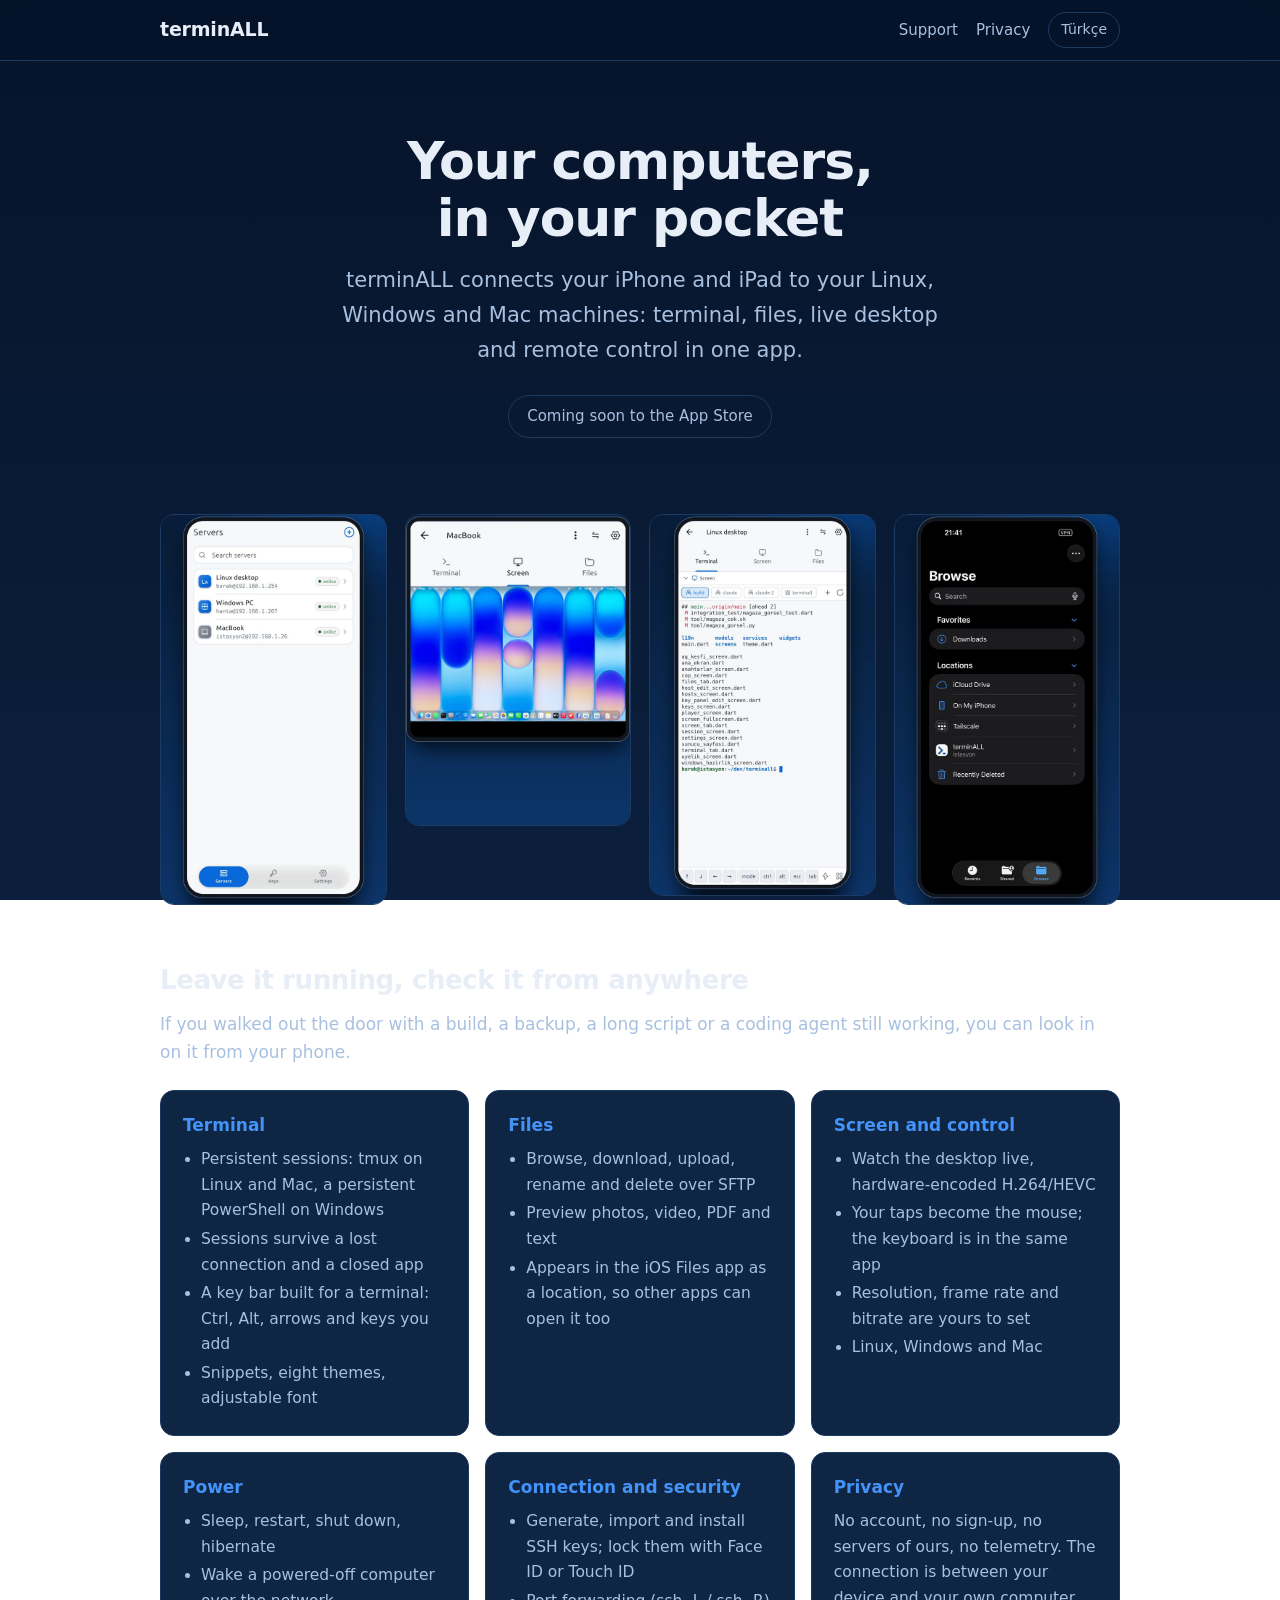
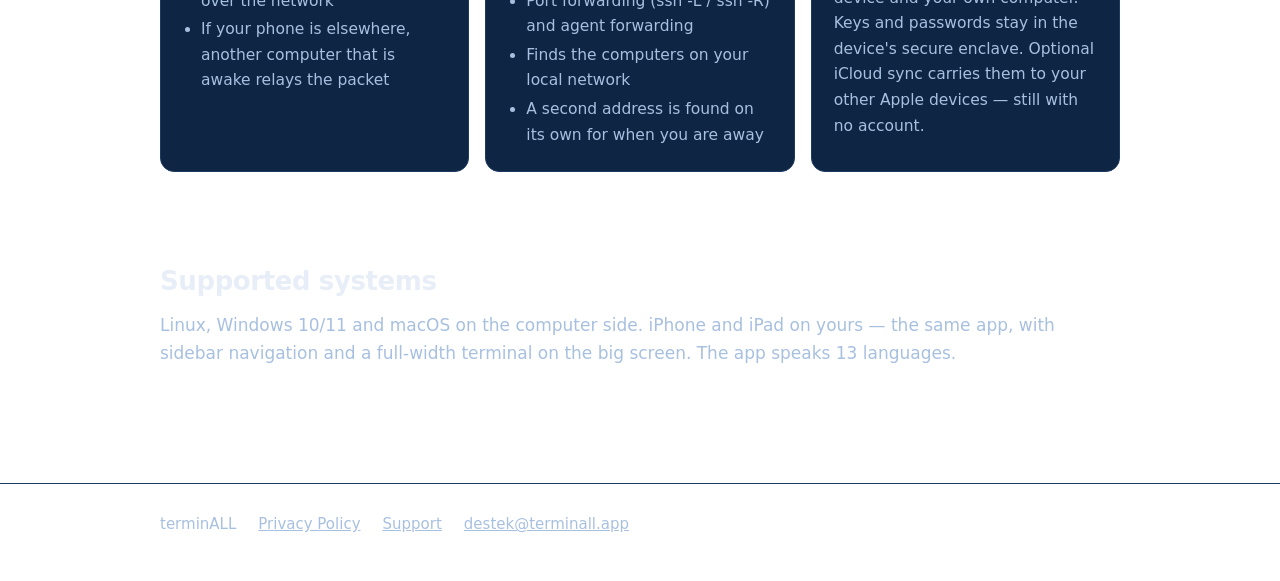
<file: index.html>
<!DOCTYPE html>
<html lang="en">
<head>
<meta charset="utf-8">
<meta name="viewport" content="width=device-width, initial-scale=1">
<title>terminALL — SSH, files and your desktop, from your phone</title>
<meta name="description" content="terminALL connects your iPhone and iPad to your Linux, Windows and Mac computers: terminal, files, live desktop and remote control in one app. No account, no servers of ours.">
<link rel="stylesheet" href="/style.css">
</head>
<body>

<header class="ust">
  <div class="sinir">
    <a class="marka" href="/">terminALL</a>
    <nav>
      <a href="/support"><span data-dil="en">Support</span><span data-dil="tr">Destek</span></a>
      <a href="/privacy"><span data-dil="en">Privacy</span><span data-dil="tr">Gizlilik</span></a>
      <button class="dil" id="dil-dugme" type="button">Türkçe</button>
    </nav>
  </div>
</header>

<main>
  <div class="sinir">

    <div class="kahraman">
      <div data-dil="en">
        <h1>Your computers,<br>in your pocket</h1>
        <p class="buyuk">terminALL connects your iPhone and iPad to your Linux, Windows and Mac
          machines: terminal, files, live desktop and remote control in one app.</p>
        <span class="rozet">Coming soon to the App Store</span>
      </div>
      <div data-dil="tr">
        <h1>Bütün bilgisayarların<br>cebinde</h1>
        <p class="buyuk">terminALL telefonunu ve iPad'ini Linux, Windows ve Mac bilgisayarlarına
          bağlar: terminal, dosyalar, canlı masaüstü ve uzaktan kontrol tek uygulamada.</p>
        <span class="rozet">Yakında App Store'da</span>
      </div>
    </div>

    <div class="kareler">
      <img src="/img/servers.jpg" alt="terminALL server list" loading="lazy">
      <img src="/img/screen.jpg" alt="Live desktop on the phone" loading="lazy">
      <img src="/img/terminal.jpg" alt="Terminal with persistent sessions" loading="lazy">
      <img src="/img/files.jpg" alt="Files over SFTP" loading="lazy">
    </div>

    <section>
      <div data-dil="en">
        <h2>Leave it running, check it from anywhere</h2>
        <p class="alt">If you walked out the door with a build, a backup, a long script or a coding
          agent still working, you can look in on it from your phone.</p>
      </div>
      <div data-dil="tr">
        <h2>Bırak çalışsın, nereden olursa bak</h2>
        <p class="alt">Evden çıkarken bilgisayarında bir derleme, yedek, uzun süren bir betik ya da
          bir kodlama ajanı bıraktıysan telefondan bakıp devam edebilirsin.</p>
      </div>

      <div class="izgara">
        <div class="kart">
          <div data-dil="en">
            <h3>Terminal</h3>
            <ul>
              <li>Persistent sessions: tmux on Linux and Mac, a persistent PowerShell on Windows</li>
              <li>Sessions survive a lost connection and a closed app</li>
              <li>A key bar built for a terminal: Ctrl, Alt, arrows and keys you add</li>
              <li>Snippets, eight themes, adjustable font</li>
            </ul>
          </div>
          <div data-dil="tr">
            <h3>Terminal</h3>
            <ul>
              <li>Kalıcı oturumlar: Linux ve Mac'te tmux, Windows'ta kalıcı PowerShell</li>
              <li>Bağlantı kopsa da, uygulamayı kapatsan da oturum yaşamaya devam eder</li>
              <li>Terminal için tasarlanmış tuş çubuğu: Ctrl, Alt, oklar ve kendi tuşların</li>
              <li>Hazır komutlar, sekiz tema, ayarlanabilir yazı tipi</li>
            </ul>
          </div>
        </div>

        <div class="kart">
          <div data-dil="en">
            <h3>Files</h3>
            <ul>
              <li>Browse, download, upload, rename and delete over SFTP</li>
              <li>Preview photos, video, PDF and text</li>
              <li>Appears in the iOS Files app as a location, so other apps can open it too</li>
            </ul>
          </div>
          <div data-dil="tr">
            <h3>Dosyalar</h3>
            <ul>
              <li>SFTP ile gez, indir, yükle, yeniden adlandır, sil</li>
              <li>Fotoğraf, video, PDF ve metin önizleme</li>
              <li>iOS Dosyalar uygulamasında konum olarak görünür, başka uygulamalardan da açılır</li>
            </ul>
          </div>
        </div>

        <div class="kart">
          <div data-dil="en">
            <h3>Screen and control</h3>
            <ul>
              <li>Watch the desktop live, hardware-encoded H.264/HEVC</li>
              <li>Your taps become the mouse; the keyboard is in the same app</li>
              <li>Resolution, frame rate and bitrate are yours to set</li>
              <li>Linux, Windows and Mac</li>
            </ul>
          </div>
          <div data-dil="tr">
            <h3>Ekran ve kontrol</h3>
            <ul>
              <li>Masaüstünü canlı izle, donanım kodlayıcılı H.264/HEVC</li>
              <li>Dokunuşun fare imlecine dönüşür; klavye de aynı uygulamada</li>
              <li>Çözünürlük, kare hızı ve bit hızı ayarlanabilir</li>
              <li>Linux, Windows ve Mac</li>
            </ul>
          </div>
        </div>

        <div class="kart">
          <div data-dil="en">
            <h3>Power</h3>
            <ul>
              <li>Sleep, restart, shut down, hibernate</li>
              <li>Wake a powered-off computer over the network</li>
              <li>If your phone is elsewhere, another computer that is awake relays the packet</li>
            </ul>
          </div>
          <div data-dil="tr">
            <h3>Güç</h3>
            <ul>
              <li>Uyut, yeniden başlat, kapat, hazırda beklet</li>
              <li>Kapalı bilgisayarı ağ üzerinden aç (Wake-on-LAN)</li>
              <li>Telefon başka ağdaysa uyanık olan başka bir bilgisayar paketi iletir</li>
            </ul>
          </div>
        </div>

        <div class="kart">
          <div data-dil="en">
            <h3>Connection and security</h3>
            <ul>
              <li>Generate, import and install SSH keys; lock them with Face ID or Touch ID</li>
              <li>Port forwarding (ssh -L / ssh -R) and agent forwarding</li>
              <li>Finds the computers on your local network</li>
              <li>A second address is found on its own for when you are away</li>
            </ul>
          </div>
          <div data-dil="tr">
            <h3>Bağlantı ve güvenlik</h3>
            <ul>
              <li>SSH anahtarı üret, içe aktar, sunucuya kur; Face ID ile kilitle</li>
              <li>Bağlantı noktası yönlendirme (ssh -L / ssh -R) ve ajan yönlendirme</li>
              <li>Yerel ağdaki bilgisayarları bulur</li>
              <li>Ev dışındayken ikinci adres kendiliğinden bulunur</li>
            </ul>
          </div>
        </div>

        <div class="kart">
          <div data-dil="en">
            <h3>Privacy</h3>
            <p>No account, no sign-up, no servers of ours, no telemetry. The connection is between
              your device and your own computer. Keys and passwords stay in the device's secure
              enclave. Optional iCloud sync carries them to your other Apple devices —
              still with no account.</p>
          </div>
          <div data-dil="tr">
            <h3>Gizlilik</h3>
            <p>Hesap yok, kayıt yok, bizim sunucumuz yok, telemetri yok. Bağlantı senin cihazınla
              kendi bilgisayarın arasında. Anahtarların ve parolaların cihazının güvenli bölgesinde
              durur. İstersen iCloud ile kendi Apple cihazlarına taşınır — yine hesap açmadan.</p>
          </div>
        </div>
      </div>
    </section>

    <section>
      <div data-dil="en">
        <h2>Supported systems</h2>
        <p class="alt">Linux, Windows 10/11 and macOS on the computer side. iPhone and iPad on
          yours — the same app, with sidebar navigation and a full-width terminal on the big
          screen. The app speaks 13 languages.</p>
      </div>
      <div data-dil="tr">
        <h2>Desteklenen sistemler</h2>
        <p class="alt">Bilgisayar tarafında Linux, Windows 10/11 ve macOS. Senin tarafında iPhone ve
          iPad — aynı uygulama; geniş ekranda yan çubuk ve tam genişlikte terminal. Uygulama 13
          dilde.</p>
      </div>
    </section>

  </div>
</main>

<footer>
  <div class="sinir">
    <span>terminALL</span>
    <a href="/privacy"><span data-dil="en">Privacy Policy</span><span data-dil="tr">Gizlilik Politikası</span></a>
    <a href="/support"><span data-dil="en">Support</span><span data-dil="tr">Destek</span></a>
    <a href="mailto:destek@terminall.app">destek@terminall.app</a>
  </div>
</footer>

<script src="/lang.js"></script>
</body>
</html>
</file>
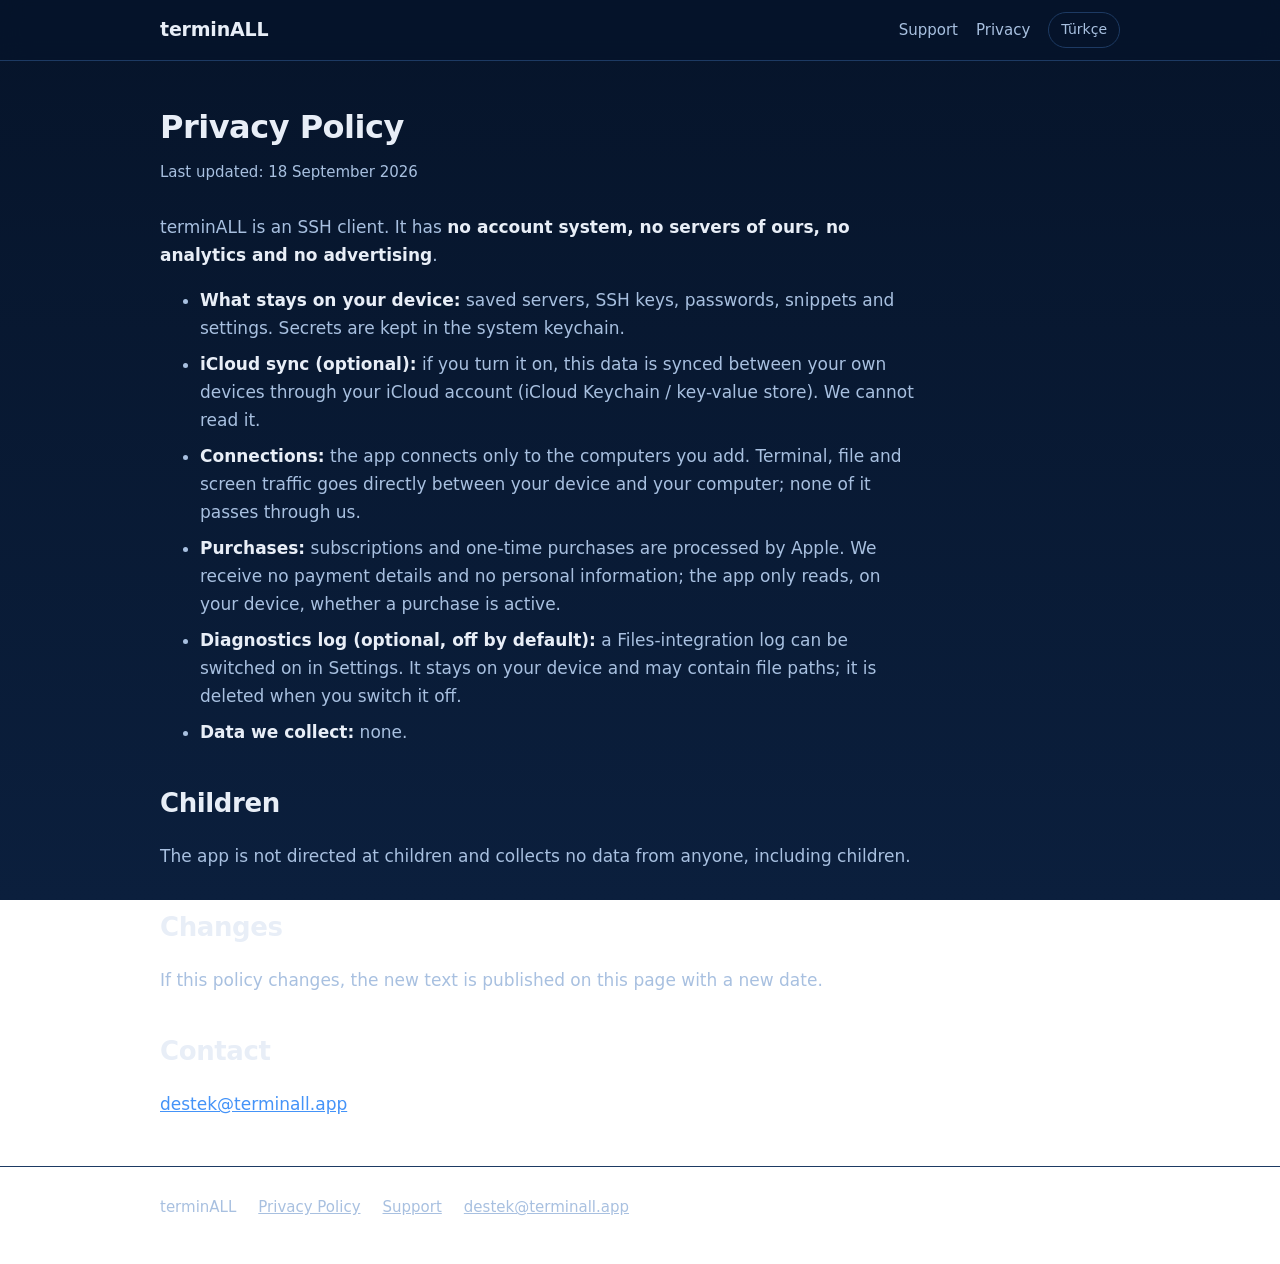
<file: privacy/index.html>
<!DOCTYPE html>
<html lang="en">
<head>
<meta charset="utf-8">
<meta name="viewport" content="width=device-width, initial-scale=1">
<title>terminALL — Privacy Policy / Gizlilik Politikası</title>
<meta name="description" content="terminALL privacy policy: no account, no servers of ours, no analytics, no advertising, no data collected.">
<link rel="stylesheet" href="/style.css">
</head>
<body>

<header class="ust">
  <div class="sinir">
    <a class="marka" href="/">terminALL</a>
    <nav>
      <a href="/support"><span data-dil="en">Support</span><span data-dil="tr">Destek</span></a>
      <a href="/privacy"><span data-dil="en">Privacy</span><span data-dil="tr">Gizlilik</span></a>
      <button class="dil" id="dil-dugme" type="button">Türkçe</button>
    </nav>
  </div>
</header>

<main class="sinir">
  <article class="yazi">

    <div data-dil="en">
      <h1>Privacy Policy</h1>
      <p class="tarih">Last updated: 18 September 2026</p>

      <p>terminALL is an SSH client. It has <strong>no account system, no servers of ours, no
        analytics and no advertising</strong>.</p>

      <ul>
        <li><strong>What stays on your device:</strong> saved servers, SSH keys, passwords,
          snippets and settings. Secrets are kept in the system keychain.</li>
        <li><strong>iCloud sync (optional):</strong> if you turn it on, this data is synced between
          your own devices through your iCloud account (iCloud Keychain / key-value store). We
          cannot read it.</li>
        <li><strong>Connections:</strong> the app connects only to the computers you add. Terminal,
          file and screen traffic goes directly between your device and your computer; none of it
          passes through us.</li>
        <li><strong>Purchases:</strong> subscriptions and one-time purchases are processed by
          Apple. We receive no payment details and no personal information; the app only reads, on
          your device, whether a purchase is active.</li>
        <li><strong>Diagnostics log (optional, off by default):</strong> a Files-integration log can
          be switched on in Settings. It stays on your device and may contain file paths; it is
          deleted when you switch it off.</li>
        <li><strong>Data we collect:</strong> none.</li>
      </ul>

      <h2>Children</h2>
      <p>The app is not directed at children and collects no data from anyone, including
        children.</p>

      <h2>Changes</h2>
      <p>If this policy changes, the new text is published on this page with a new date.</p>

      <h2>Contact</h2>
      <p><a href="mailto:destek@terminall.app">destek@terminall.app</a></p>
    </div>

    <div data-dil="tr">
      <h1>Gizlilik Politikası</h1>
      <p class="tarih">Son güncelleme: 18 Eylül 2026</p>

      <p>terminALL bir SSH istemcisidir. <strong>Hesap sistemi, bize ait sunucu, analitik ve reklam
        yoktur.</strong></p>

      <ul>
        <li><strong>Cihazında kalanlar:</strong> kayıtlı sunucular, SSH anahtarları, parolalar,
          parçacıklar ve ayarlar. Sırlar sistem anahtarlığında tutulur.</li>
        <li><strong>iCloud eşitleme (isteğe bağlı):</strong> açarsan bu veriler kendi cihazların
          arasında senin iCloud hesabınla (iCloud Anahtar Zinciri / anahtar-değer deposu)
          eşitlenir. Biz okuyamayız.</li>
        <li><strong>Bağlantılar:</strong> uygulama yalnız senin eklediğin bilgisayarlara bağlanır.
          Terminal, dosya ve ekran trafiği doğrudan cihazınla bilgisayarın arasındadır; bizden
          geçmez.</li>
        <li><strong>Satın almalar:</strong> abonelik ve tek seferlik alımları Apple işler. Bize
          ödeme bilgisi ya da kişisel bilgi gelmez; uygulama yalnızca, cihazında, bir alımın etkin
          olup olmadığını okur.</li>
        <li><strong>Teşhis günlüğü (isteğe bağlı, varsayılan kapalı):</strong> Dosyalar
          entegrasyonu günlüğü Ayarlar'dan açılabilir. Cihazında kalır, dosya yolları içerebilir;
          kapatınca silinir.</li>
        <li><strong>Topladığımız veri:</strong> yok.</li>
      </ul>

      <h2>Çocuklar</h2>
      <p>Uygulama çocuklara yönelik değildir ve çocuklar dahil hiç kimseden veri toplamaz.</p>

      <h2>Değişiklikler</h2>
      <p>Bu politika değişirse yeni metin bu sayfada, yeni tarihle yayımlanır.</p>

      <h2>İletişim</h2>
      <p><a href="mailto:destek@terminall.app">destek@terminall.app</a></p>
    </div>

  </article>
</main>

<footer>
  <div class="sinir">
    <span>terminALL</span>
    <a href="/privacy"><span data-dil="en">Privacy Policy</span><span data-dil="tr">Gizlilik Politikası</span></a>
    <a href="/support"><span data-dil="en">Support</span><span data-dil="tr">Destek</span></a>
    <a href="mailto:destek@terminall.app">destek@terminall.app</a>
  </div>
</footer>

<script src="/lang.js"></script>
</body>
</html>
</file>
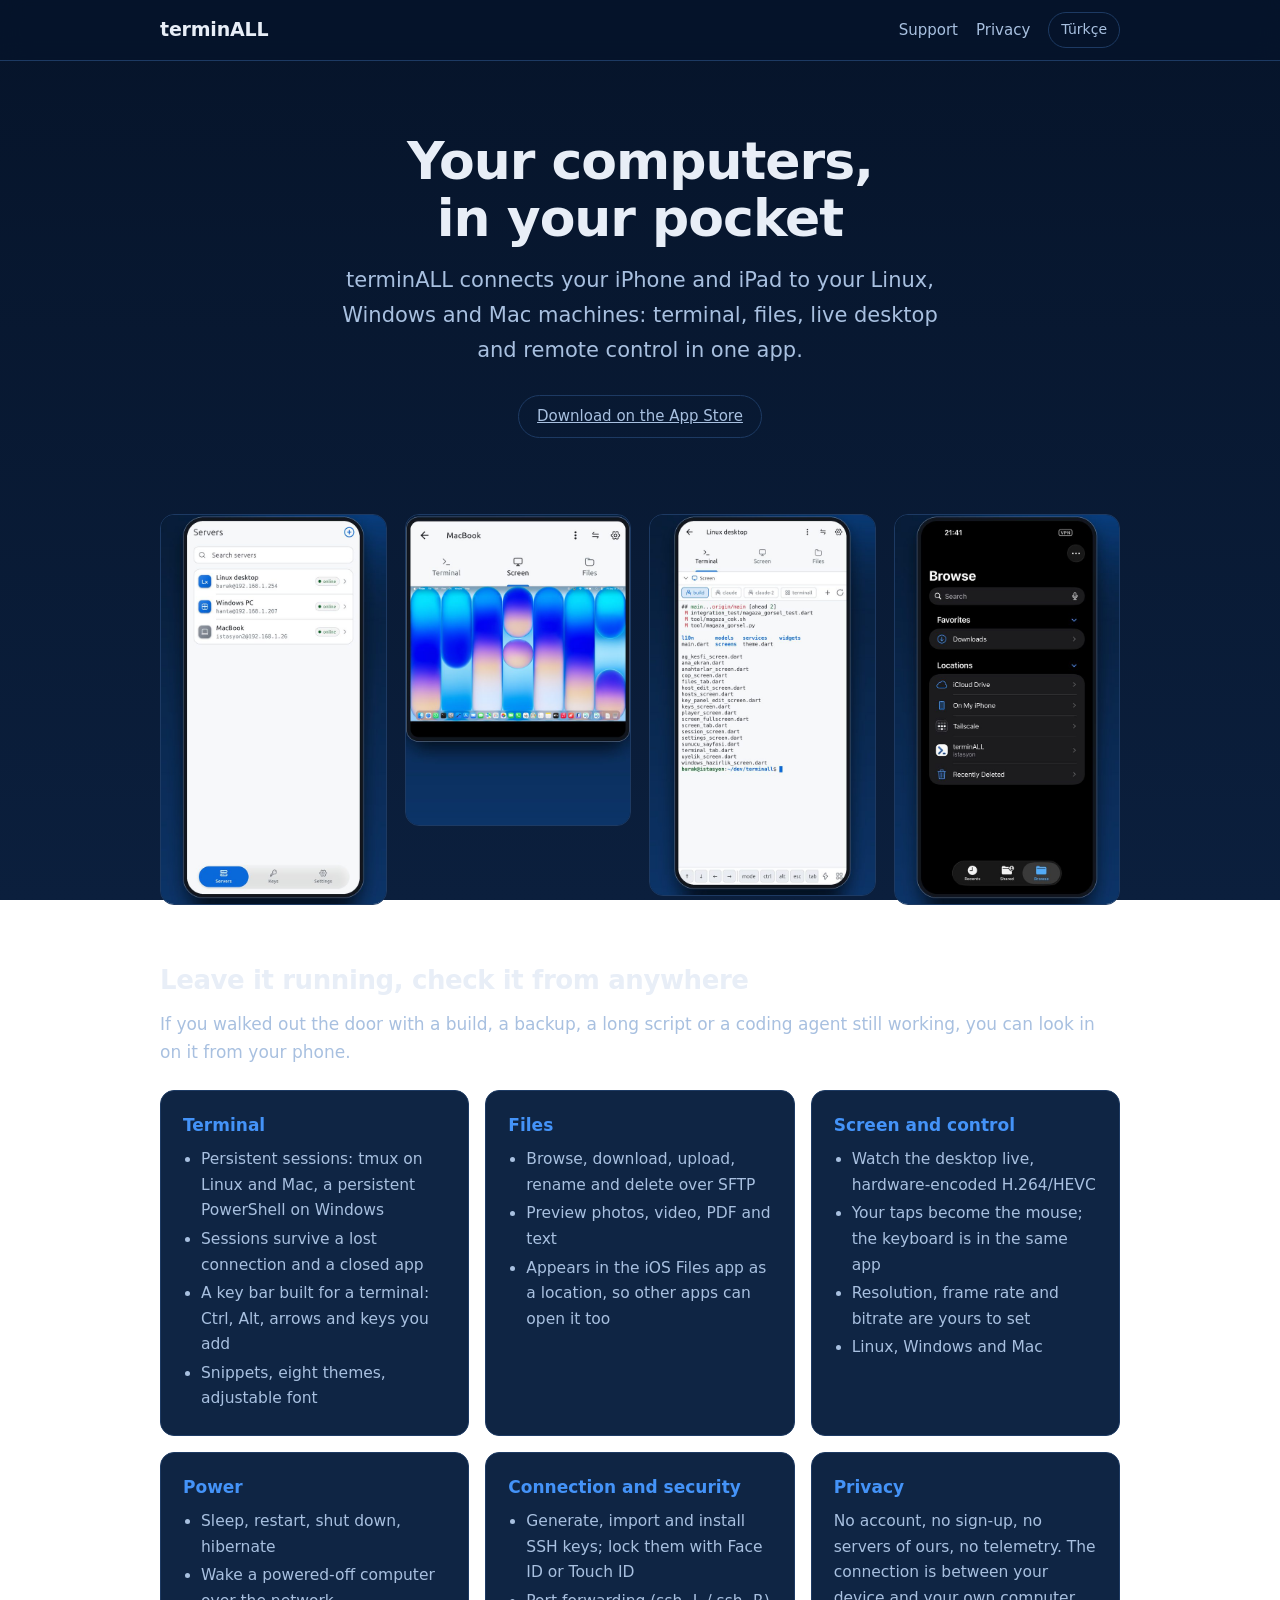
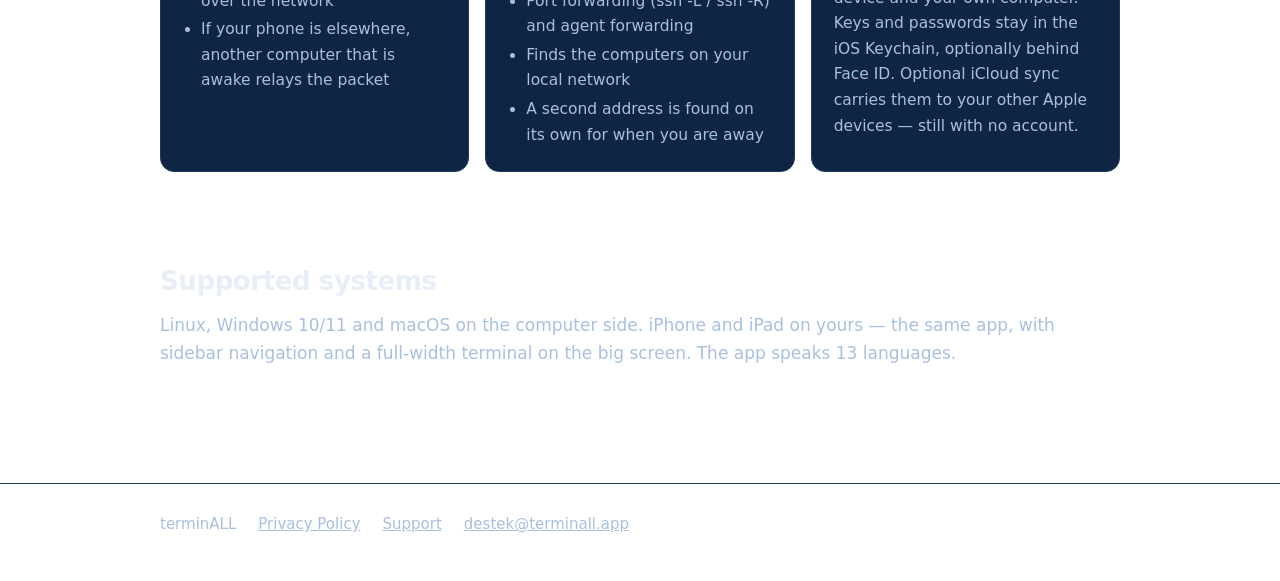
<file: public/index.html>
<!DOCTYPE html>
<html lang="en">
<head>
<meta charset="utf-8">
<meta name="viewport" content="width=device-width, initial-scale=1">
<title>terminALL — SSH, files and your desktop, from your phone</title>
<meta name="description" content="terminALL connects your iPhone and iPad to your Linux, Windows and Mac computers: terminal, files, live desktop and remote control in one app. No account, no servers of ours.">
<link rel="stylesheet" href="/style.css">
</head>
<body>

<header class="ust">
  <div class="sinir">
    <a class="marka" href="/">terminALL</a>
    <nav>
      <a href="/support"><span data-dil="en">Support</span><span data-dil="tr">Destek</span></a>
      <a href="/privacy"><span data-dil="en">Privacy</span><span data-dil="tr">Gizlilik</span></a>
      <button class="dil" id="dil-dugme" type="button">Türkçe</button>
    </nav>
  </div>
</header>

<main>
  <div class="sinir">

    <div class="kahraman">
      <div data-dil="en">
        <h1>Your computers,<br>in your pocket</h1>
        <p class="buyuk">terminALL connects your iPhone and iPad to your Linux, Windows and Mac
          machines: terminal, files, live desktop and remote control in one app.</p>
        <a class="rozet" href="https://apps.apple.com/app/id6809971515">Download on the App Store</a>
      </div>
      <div data-dil="tr">
        <h1>Bütün bilgisayarların<br>cebinde</h1>
        <p class="buyuk">terminALL telefonunu ve iPad'ini Linux, Windows ve Mac bilgisayarlarına
          bağlar: terminal, dosyalar, canlı masaüstü ve uzaktan kontrol tek uygulamada.</p>
        <a class="rozet" href="https://apps.apple.com/app/id6809971515">App Store'dan indir</a>
      </div>
    </div>

    <div class="kareler">
      <img src="/img/servers.jpg" alt="terminALL server list" loading="lazy">
      <img src="/img/screen.jpg" alt="Live desktop on the phone" loading="lazy">
      <img src="/img/terminal.jpg" alt="Terminal with persistent sessions" loading="lazy">
      <img src="/img/files.jpg" alt="Files over SFTP" loading="lazy">
    </div>

    <section>
      <div data-dil="en">
        <h2>Leave it running, check it from anywhere</h2>
        <p class="alt">If you walked out the door with a build, a backup, a long script or a coding
          agent still working, you can look in on it from your phone.</p>
      </div>
      <div data-dil="tr">
        <h2>Bırak çalışsın, nereden olursa bak</h2>
        <p class="alt">Evden çıkarken bilgisayarında bir derleme, yedek, uzun süren bir betik ya da
          bir kodlama ajanı bıraktıysan telefondan bakıp devam edebilirsin.</p>
      </div>

      <div class="izgara">
        <div class="kart">
          <div data-dil="en">
            <h3>Terminal</h3>
            <ul>
              <li>Persistent sessions: tmux on Linux and Mac, a persistent PowerShell on Windows</li>
              <li>Sessions survive a lost connection and a closed app</li>
              <li>A key bar built for a terminal: Ctrl, Alt, arrows and keys you add</li>
              <li>Snippets, eight themes, adjustable font</li>
            </ul>
          </div>
          <div data-dil="tr">
            <h3>Terminal</h3>
            <ul>
              <li>Kalıcı oturumlar: Linux ve Mac'te tmux, Windows'ta kalıcı PowerShell</li>
              <li>Bağlantı kopsa da, uygulamayı kapatsan da oturum yaşamaya devam eder</li>
              <li>Terminal için tasarlanmış tuş çubuğu: Ctrl, Alt, oklar ve kendi tuşların</li>
              <li>Hazır komutlar, sekiz tema, ayarlanabilir yazı tipi</li>
            </ul>
          </div>
        </div>

        <div class="kart">
          <div data-dil="en">
            <h3>Files</h3>
            <ul>
              <li>Browse, download, upload, rename and delete over SFTP</li>
              <li>Preview photos, video, PDF and text</li>
              <li>Appears in the iOS Files app as a location, so other apps can open it too</li>
            </ul>
          </div>
          <div data-dil="tr">
            <h3>Dosyalar</h3>
            <ul>
              <li>SFTP ile gez, indir, yükle, yeniden adlandır, sil</li>
              <li>Fotoğraf, video, PDF ve metin önizleme</li>
              <li>iOS Dosyalar uygulamasında konum olarak görünür, başka uygulamalardan da açılır</li>
            </ul>
          </div>
        </div>

        <div class="kart">
          <div data-dil="en">
            <h3>Screen and control</h3>
            <ul>
              <li>Watch the desktop live, hardware-encoded H.264/HEVC</li>
              <li>Your taps become the mouse; the keyboard is in the same app</li>
              <li>Resolution, frame rate and bitrate are yours to set</li>
              <li>Linux, Windows and Mac</li>
            </ul>
          </div>
          <div data-dil="tr">
            <h3>Ekran ve kontrol</h3>
            <ul>
              <li>Masaüstünü canlı izle, donanım kodlayıcılı H.264/HEVC</li>
              <li>Dokunuşun fare imlecine dönüşür; klavye de aynı uygulamada</li>
              <li>Çözünürlük, kare hızı ve bit hızı ayarlanabilir</li>
              <li>Linux, Windows ve Mac</li>
            </ul>
          </div>
        </div>

        <div class="kart">
          <div data-dil="en">
            <h3>Power</h3>
            <ul>
              <li>Sleep, restart, shut down, hibernate</li>
              <li>Wake a powered-off computer over the network</li>
              <li>If your phone is elsewhere, another computer that is awake relays the packet</li>
            </ul>
          </div>
          <div data-dil="tr">
            <h3>Güç</h3>
            <ul>
              <li>Uyut, yeniden başlat, kapat, hazırda beklet</li>
              <li>Kapalı bilgisayarı ağ üzerinden aç (Wake-on-LAN)</li>
              <li>Telefon başka ağdaysa uyanık olan başka bir bilgisayar paketi iletir</li>
            </ul>
          </div>
        </div>

        <div class="kart">
          <div data-dil="en">
            <h3>Connection and security</h3>
            <ul>
              <li>Generate, import and install SSH keys; lock them with Face ID or Touch ID</li>
              <li>Port forwarding (ssh -L / ssh -R) and agent forwarding</li>
              <li>Finds the computers on your local network</li>
              <li>A second address is found on its own for when you are away</li>
            </ul>
          </div>
          <div data-dil="tr">
            <h3>Bağlantı ve güvenlik</h3>
            <ul>
              <li>SSH anahtarı üret, içe aktar, sunucuya kur; Face ID ile kilitle</li>
              <li>Bağlantı noktası yönlendirme (ssh -L / ssh -R) ve ajan yönlendirme</li>
              <li>Yerel ağdaki bilgisayarları bulur</li>
              <li>Ev dışındayken ikinci adres kendiliğinden bulunur</li>
            </ul>
          </div>
        </div>

        <div class="kart">
          <div data-dil="en">
            <h3>Privacy</h3>
            <p>No account, no sign-up, no servers of ours, no telemetry. The connection is between
              your device and your own computer. Keys and passwords stay in the iOS Keychain,
              optionally behind Face ID. Optional iCloud sync carries them to your other Apple devices —
              still with no account.</p>
          </div>
          <div data-dil="tr">
            <h3>Gizlilik</h3>
            <p>Hesap yok, kayıt yok, bizim sunucumuz yok, telemetri yok. Bağlantı senin cihazınla
              kendi bilgisayarın arasında. Anahtarların ve parolaların iOS Anahtar Zinciri'nde
              durur, istersen Face ID ile kilitlenir. İstersen iCloud ile kendi Apple cihazlarına taşınır — yine hesap açmadan.</p>
          </div>
        </div>
      </div>
    </section>

    <section>
      <div data-dil="en">
        <h2>Supported systems</h2>
        <p class="alt">Linux, Windows 10/11 and macOS on the computer side. iPhone and iPad on
          yours — the same app, with sidebar navigation and a full-width terminal on the big
          screen. The app speaks 13 languages.</p>
      </div>
      <div data-dil="tr">
        <h2>Desteklenen sistemler</h2>
        <p class="alt">Bilgisayar tarafında Linux, Windows 10/11 ve macOS. Senin tarafında iPhone ve
          iPad — aynı uygulama; geniş ekranda yan çubuk ve tam genişlikte terminal. Uygulama 13
          dilde.</p>
      </div>
    </section>

  </div>
</main>

<footer>
  <div class="sinir">
    <span>terminALL</span>
    <a href="/privacy"><span data-dil="en">Privacy Policy</span><span data-dil="tr">Gizlilik Politikası</span></a>
    <a href="/support"><span data-dil="en">Support</span><span data-dil="tr">Destek</span></a>
    <a href="mailto:destek@terminall.app">destek@terminall.app</a>
  </div>
</footer>

<script src="/lang.js"></script>
</body>
</html>
</file>
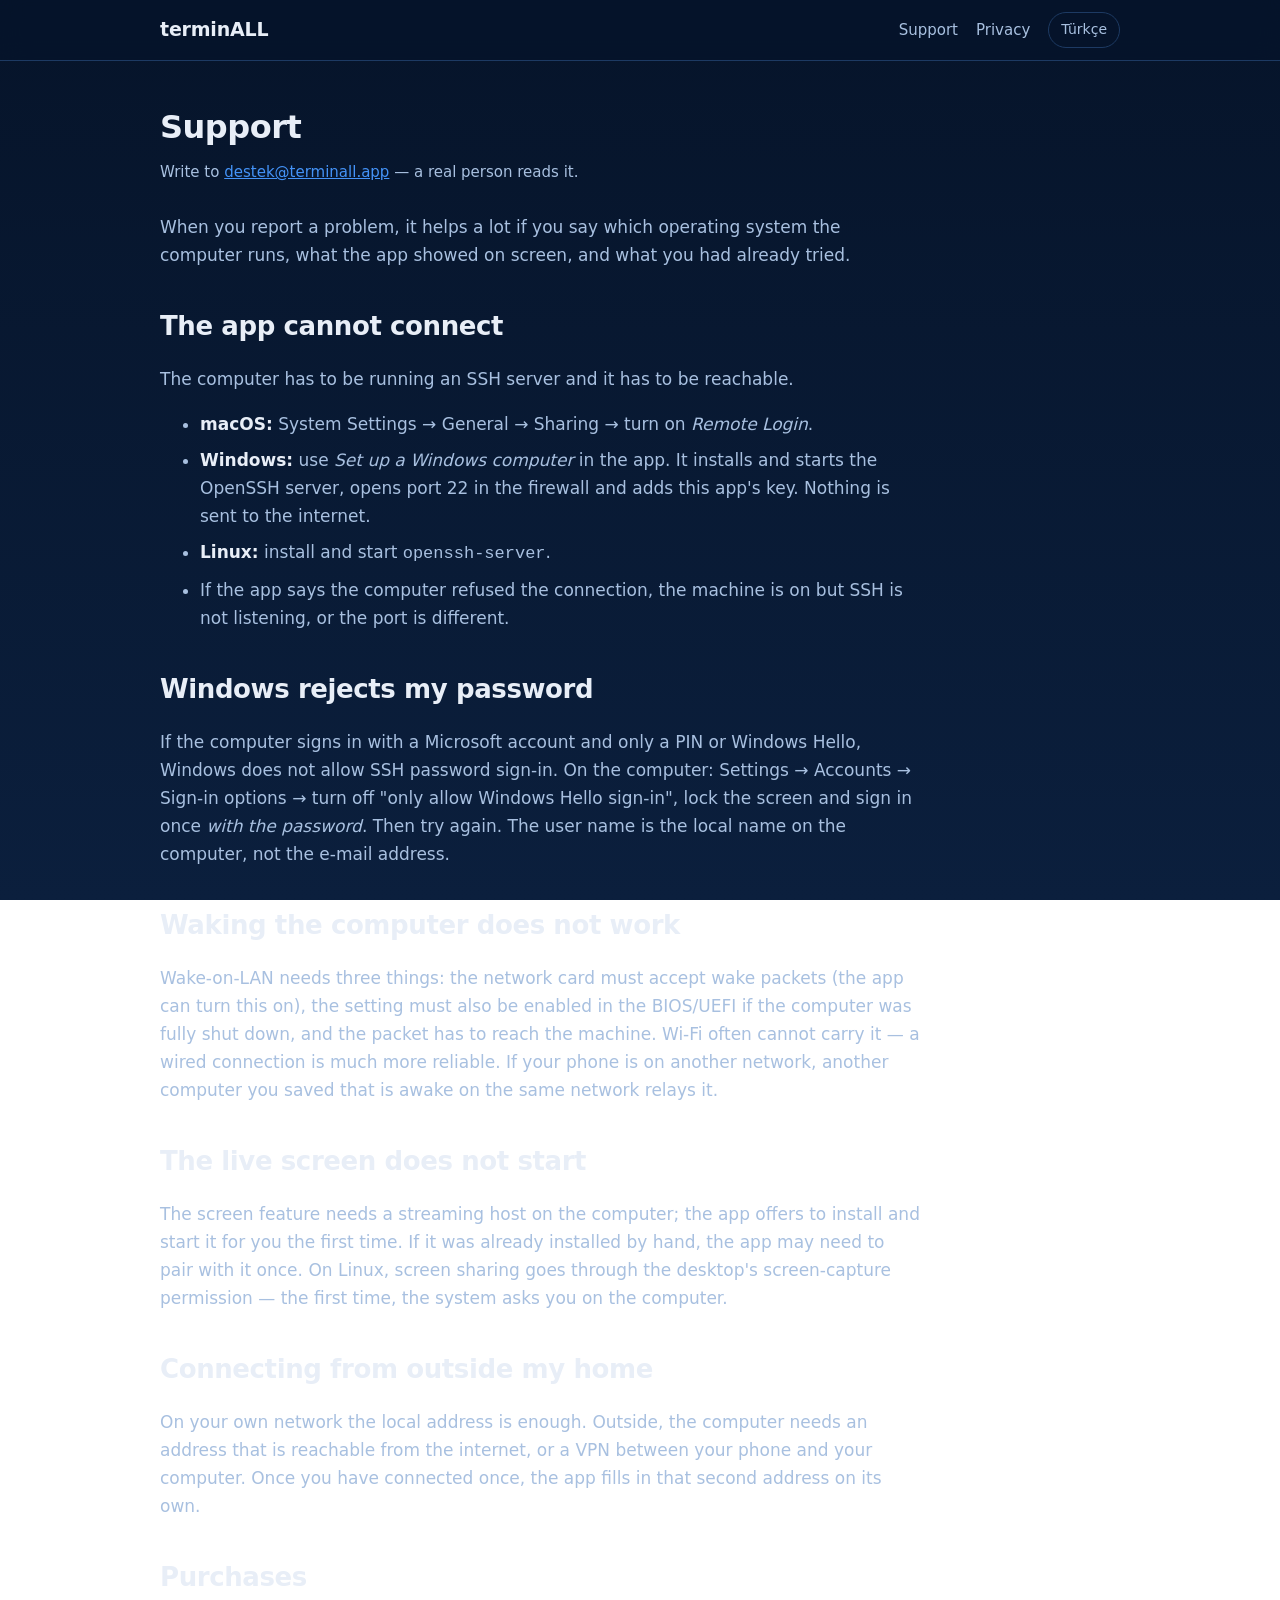
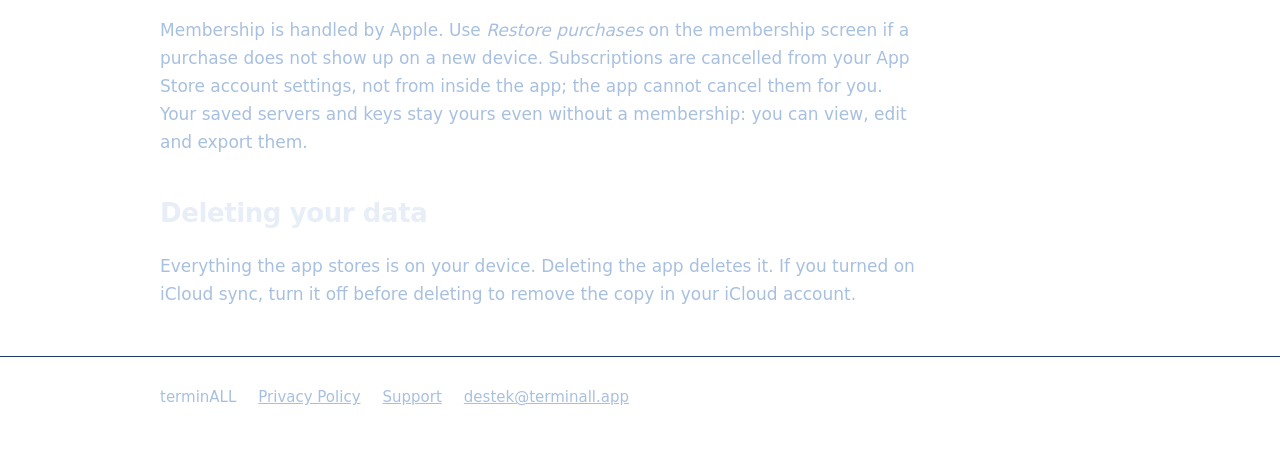
<file: support/index.html>
<!DOCTYPE html>
<html lang="en">
<head>
<meta charset="utf-8">
<meta name="viewport" content="width=device-width, initial-scale=1">
<title>terminALL — Support / Destek</title>
<meta name="description" content="terminALL support: contact, common questions about connecting, Windows setup, Wake-on-LAN, live screen and purchases.">
<link rel="stylesheet" href="/style.css">
</head>
<body>

<header class="ust">
  <div class="sinir">
    <a class="marka" href="/">terminALL</a>
    <nav>
      <a href="/support"><span data-dil="en">Support</span><span data-dil="tr">Destek</span></a>
      <a href="/privacy"><span data-dil="en">Privacy</span><span data-dil="tr">Gizlilik</span></a>
      <button class="dil" id="dil-dugme" type="button">Türkçe</button>
    </nav>
  </div>
</header>

<main class="sinir">
  <article class="yazi">

    <div data-dil="en">
      <h1>Support</h1>
      <p class="tarih">Write to <a href="mailto:destek@terminall.app">destek@terminall.app</a> —
        a real person reads it.</p>

      <p>When you report a problem, it helps a lot if you say which operating system the computer
        runs, what the app showed on screen, and what you had already tried.</p>

      <h2>The app cannot connect</h2>
      <p>The computer has to be running an SSH server and it has to be reachable.</p>
      <ul>
        <li><strong>macOS:</strong> System Settings → General → Sharing → turn on
          <em>Remote Login</em>.</li>
        <li><strong>Windows:</strong> use <em>Set up a Windows computer</em> in the app. It
          installs and starts the OpenSSH server, opens port 22 in the firewall and adds this
          app's key. Nothing is sent to the internet.</li>
        <li><strong>Linux:</strong> install and start <code>openssh-server</code>.</li>
        <li>If the app says the computer refused the connection, the machine is on but SSH is not
          listening, or the port is different.</li>
      </ul>

      <h2>Windows rejects my password</h2>
      <p>If the computer signs in with a Microsoft account and only a PIN or Windows Hello, Windows
        does not allow SSH password sign-in. On the computer: Settings → Accounts → Sign-in options
        → turn off "only allow Windows Hello sign-in", lock the screen and sign in once
        <em>with the password</em>. Then try again. The user name is the local name on the
        computer, not the e-mail address.</p>

      <h2>Waking the computer does not work</h2>
      <p>Wake-on-LAN needs three things: the network card must accept wake packets (the app can
        turn this on), the setting must also be enabled in the BIOS/UEFI if the computer was fully
        shut down, and the packet has to reach the machine. Wi-Fi often cannot carry it — a wired
        connection is much more reliable. If your phone is on another network, another computer
        you saved that is awake on the same network relays it.</p>

      <h2>The live screen does not start</h2>
      <p>The screen feature needs a streaming host on the computer; the app offers to install and
        start it for you the first time. If it was already installed by hand, the app may need to
        pair with it once. On Linux, screen sharing goes through the desktop's screen-capture
        permission — the first time, the system asks you on the computer.</p>

      <h2>Connecting from outside my home</h2>
      <p>On your own network the local address is enough. Outside, the computer needs an address
        that is reachable from the internet, or a VPN between your phone and your computer. Once
        you have connected once, the app fills in that second address on its own.</p>

      <h2>Purchases</h2>
      <p>Membership is handled by Apple. Use <em>Restore purchases</em> on the membership screen if
        a purchase does not show up on a new device. Subscriptions are cancelled from your App
        Store account settings, not from inside the app; the app cannot cancel them for you.
        Your saved servers and keys stay yours even without a membership: you can view, edit and
        export them.</p>

      <h2>Deleting your data</h2>
      <p>Everything the app stores is on your device. Deleting the app deletes it. If you turned on
        iCloud sync, turn it off before deleting to remove the copy in your iCloud account.</p>
    </div>

    <div data-dil="tr">
      <h1>Destek</h1>
      <p class="tarih"><a href="mailto:destek@terminall.app">destek@terminall.app</a> adresine yaz —
        gerçek bir insan okuyor.</p>

      <p>Sorunu yazarken bilgisayarın işletim sistemini, uygulamanın ekranda ne gösterdiğini ve
        daha önce ne denediğini belirtirsen çok işe yarar.</p>

      <h2>Uygulama bağlanamıyor</h2>
      <p>Bilgisayarda bir SSH sunucusu çalışıyor ve erişilebilir olmalı.</p>
      <ul>
        <li><strong>macOS:</strong> Sistem Ayarları → Genel → Paylaşım → <em>Uzaktan Oturum
          Açma</em>'yı aç.</li>
        <li><strong>Windows:</strong> uygulamadaki <em>Windows bilgisayar hazırlığı</em>'nı
          kullan. OpenSSH sunucusunu kurup başlatır, güvenlik duvarında 22 numaralı kapıyı açar ve
          bu uygulamanın anahtarını ekler. İnternete hiçbir şey gönderilmez.</li>
        <li><strong>Linux:</strong> <code>openssh-server</code> kur ve başlat.</li>
        <li>Uygulama "bilgisayar bağlantıyı reddetti" diyorsa makine açık ama SSH dinlemiyor ya da
          kapı numarası farklı demektir.</li>
      </ul>

      <h2>Windows parolamı kabul etmiyor</h2>
      <p>Bilgisayar Microsoft hesabıyla ve yalnızca PIN / Windows Hello ile açılıyorsa Windows SSH
        parola girişine izin vermiyor. Bilgisayarda: Ayarlar → Hesaplar → Oturum açma seçenekleri →
        "yalnızca Windows Hello ile oturum açılsın" ayarını kapat, ekranı kilitle ve bir kez
        <em>parolayla</em> gir. Sonra tekrar dene. Kullanıcı adı bilgisayardaki yerel addır,
        e-posta adresi değil.</p>

      <h2>Bilgisayarı uyandıramıyorum</h2>
      <p>Wake-on-LAN üç şey ister: ağ kartı uyandırma paketlerini kabul etmeli (uygulama bunu
        açabiliyor), bilgisayar tamamen kapatıldıysa ayar BIOS/UEFI'de de açık olmalı ve paket
        makineye ulaşmalı. Kablosuz ağ çoğu zaman bu paketi taşıyamıyor; kablolu bağlantı çok daha
        güvenilir. Telefonun başka bir ağdaysa, aynı ağda uyanık olan başka bir kayıtlı bilgisayar
        paketi iletir.</p>

      <h2>Canlı ekran başlamıyor</h2>
      <p>Ekran özelliği bilgisayarda bir yayın sunucusu ister; uygulama ilk seferinde kurup
        başlatmayı teklif eder. Daha önce elle kurulduysa uygulamanın bir kez eşleşmesi
        gerekebilir. Linux'ta ekran paylaşımı masaüstünün ekran yakalama izninden geçer — ilk
        seferde sistem bilgisayarda sana sorar.</p>

      <h2>Ev dışından bağlanmak</h2>
      <p>Kendi ağındayken yerel adres yeter. Dışarıdayken bilgisayarın internetten erişilebilir bir
        adresi ya da telefonunla bilgisayarın arasında bir VPN gerekir. Bir kez bağlandıktan sonra
        uygulama bu ikinci adresi kendiliğinden doldurur.</p>

      <h2>Satın almalar</h2>
      <p>Üyeliği Apple yürütür. Yeni bir cihazda alımın görünmezse üyelik ekranındaki <em>Satın
        alımları geri yükle</em>'yi kullan. Abonelik iptali App Store hesap ayarlarından yapılır,
        uygulamanın içinden değil; uygulama senin adına iptal edemez. Kayıtlı sunucuların ve
        anahtarların üyelik olmadan da senindir: görebilir, düzenleyebilir ve dışa
        aktarabilirsin.</p>

      <h2>Verilerini silmek</h2>
      <p>Uygulamanın sakladığı her şey cihazında. Uygulamayı silmek onları da siler. iCloud
        eşitlemeyi açtıysan, iCloud hesabındaki kopyanın da gitmesi için silmeden önce eşitlemeyi
        kapat.</p>
    </div>

  </article>
</main>

<footer>
  <div class="sinir">
    <span>terminALL</span>
    <a href="/privacy"><span data-dil="en">Privacy Policy</span><span data-dil="tr">Gizlilik Politikası</span></a>
    <a href="/support"><span data-dil="en">Support</span><span data-dil="tr">Destek</span></a>
    <a href="mailto:destek@terminall.app">destek@terminall.app</a>
  </div>
</footer>

<script src="/lang.js"></script>
</body>
</html>
</file>
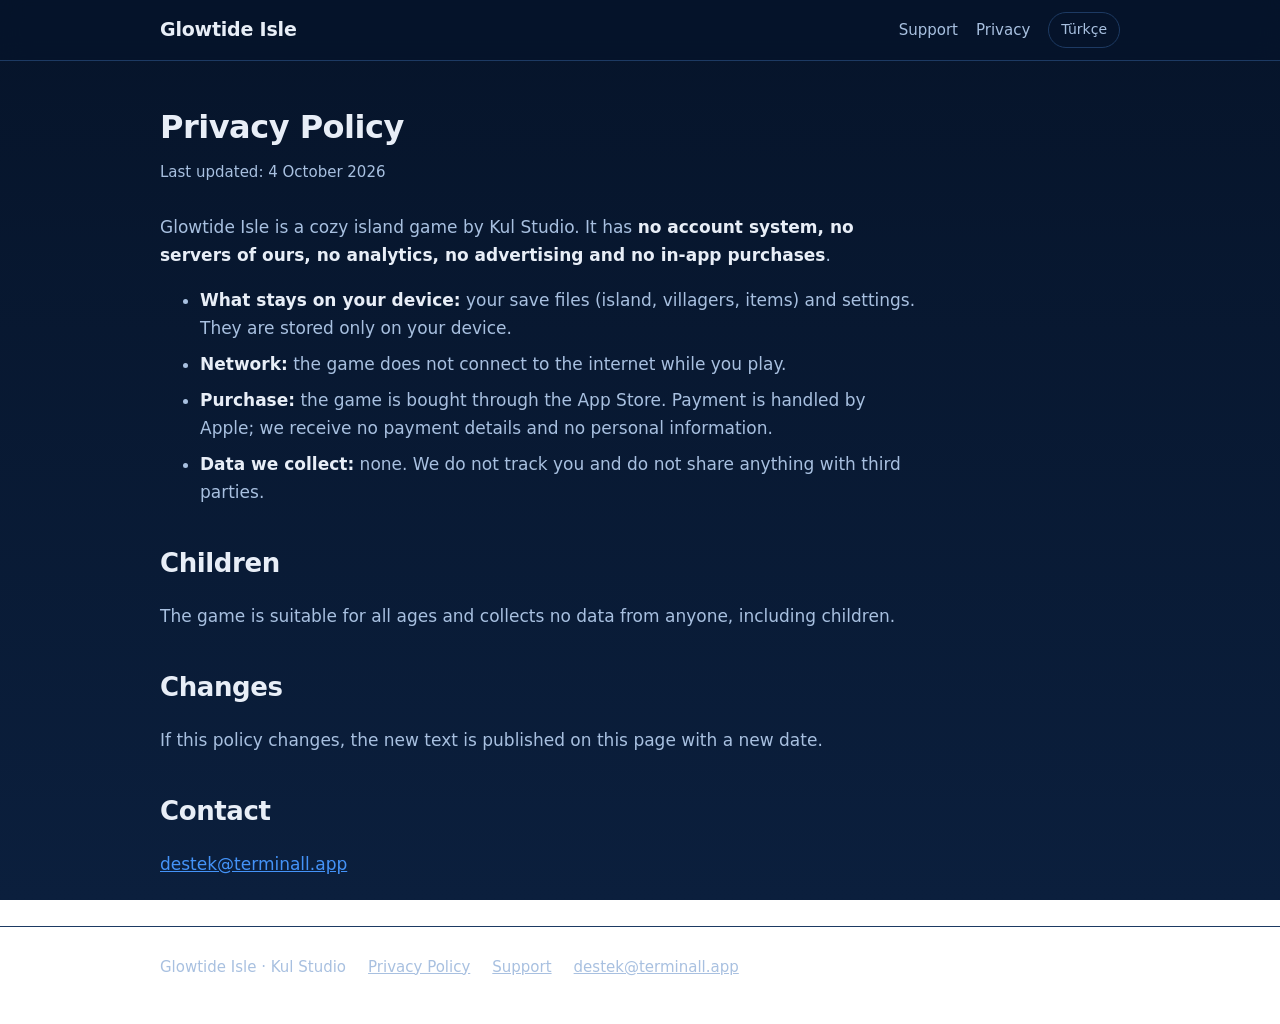
<file: public/glowtide/privacy/index.html>
<!DOCTYPE html>
<html lang="en">
<head>
<meta charset="utf-8">
<meta name="viewport" content="width=device-width, initial-scale=1">
<title>Glowtide Isle — Privacy Policy / Gizlilik Politikası</title>
<meta name="description" content="Glowtide Isle privacy policy: no account, no servers, no analytics, no advertising, no data collected.">
<link rel="stylesheet" href="/style.css">
</head>
<body>

<header class="ust">
  <div class="sinir">
    <a class="marka" href="/glowtide/support">Glowtide Isle</a>
    <nav>
      <a href="/glowtide/support"><span data-dil="en">Support</span><span data-dil="tr">Destek</span></a>
      <a href="/glowtide/privacy"><span data-dil="en">Privacy</span><span data-dil="tr">Gizlilik</span></a>
      <button class="dil" id="dil-dugme" type="button">Türkçe</button>
    </nav>
  </div>
</header>

<main class="sinir">
  <article class="yazi">

    <div data-dil="en">
      <h1>Privacy Policy</h1>
      <p class="tarih">Last updated: 4 October 2026</p>

      <p>Glowtide Isle is a cozy island game by Kul Studio. It has <strong>no account system, no servers
        of ours, no analytics, no advertising and no in-app purchases</strong>.</p>

      <ul>
        <li><strong>What stays on your device:</strong> your save files (island, villagers, items) and
          settings. They are stored only on your device.</li>
        <li><strong>Network:</strong> the game does not connect to the internet while you play.</li>
        <li><strong>Purchase:</strong> the game is bought through the App Store. Payment is handled by Apple;
          we receive no payment details and no personal information.</li>
        <li><strong>Data we collect:</strong> none. We do not track you and do not share anything with
          third parties.</li>
      </ul>

      <h2>Children</h2>
      <p>The game is suitable for all ages and collects no data from anyone, including children.</p>

      <h2>Changes</h2>
      <p>If this policy changes, the new text is published on this page with a new date.</p>

      <h2>Contact</h2>
      <p><a href="mailto:destek@terminall.app">destek@terminall.app</a></p>
    </div>

    <div data-dil="tr">
      <h1>Gizlilik Politikası</h1>
      <p class="tarih">Son güncelleme: 4 Ekim 2026</p>

      <p>Glowtide Isle, Kul Studio'nun rahat bir ada oyunudur. <strong>Hesap sistemi, bize ait sunucu,
        analiz, reklam ve uygulama içi satın alma yoktur.</strong></p>

      <ul>
        <li><strong>Cihazında kalanlar:</strong> kayıt dosyaların (ada, köylüler, eşyalar) ve ayarların.
          Yalnız senin cihazında saklanır.</li>
        <li><strong>İnternet:</strong> oyun oynarken internete bağlanmaz.</li>
        <li><strong>Satın alma:</strong> oyun App Store'dan alınır. Ödemeyi Apple yürütür; biz ödeme
          bilgisi ya da kişisel bilgi almayız.</li>
        <li><strong>Topladığımız veri:</strong> yok. Seni takip etmeyiz, hiçbir şeyi üçüncü taraflarla
          paylaşmayız.</li>
      </ul>

      <h2>Çocuklar</h2>
      <p>Oyun her yaşa uygundur ve çocuklar dahil hiç kimseden veri toplamaz.</p>

      <h2>Değişiklikler</h2>
      <p>Bu politika değişirse yeni metin bu sayfada, yeni tarihle yayımlanır.</p>

      <h2>İletişim</h2>
      <p><a href="mailto:destek@terminall.app">destek@terminall.app</a></p>
    </div>

  </article>
</main>

<footer>
  <div class="sinir">
    <span>Glowtide Isle · Kul Studio</span>
    <a href="/glowtide/privacy"><span data-dil="en">Privacy Policy</span><span data-dil="tr">Gizlilik Politikası</span></a>
    <a href="/glowtide/support"><span data-dil="en">Support</span><span data-dil="tr">Destek</span></a>
    <a href="mailto:destek@terminall.app">destek@terminall.app</a>
  </div>
</footer>

<script src="/lang.js"></script>
</body>
</html>
</file>
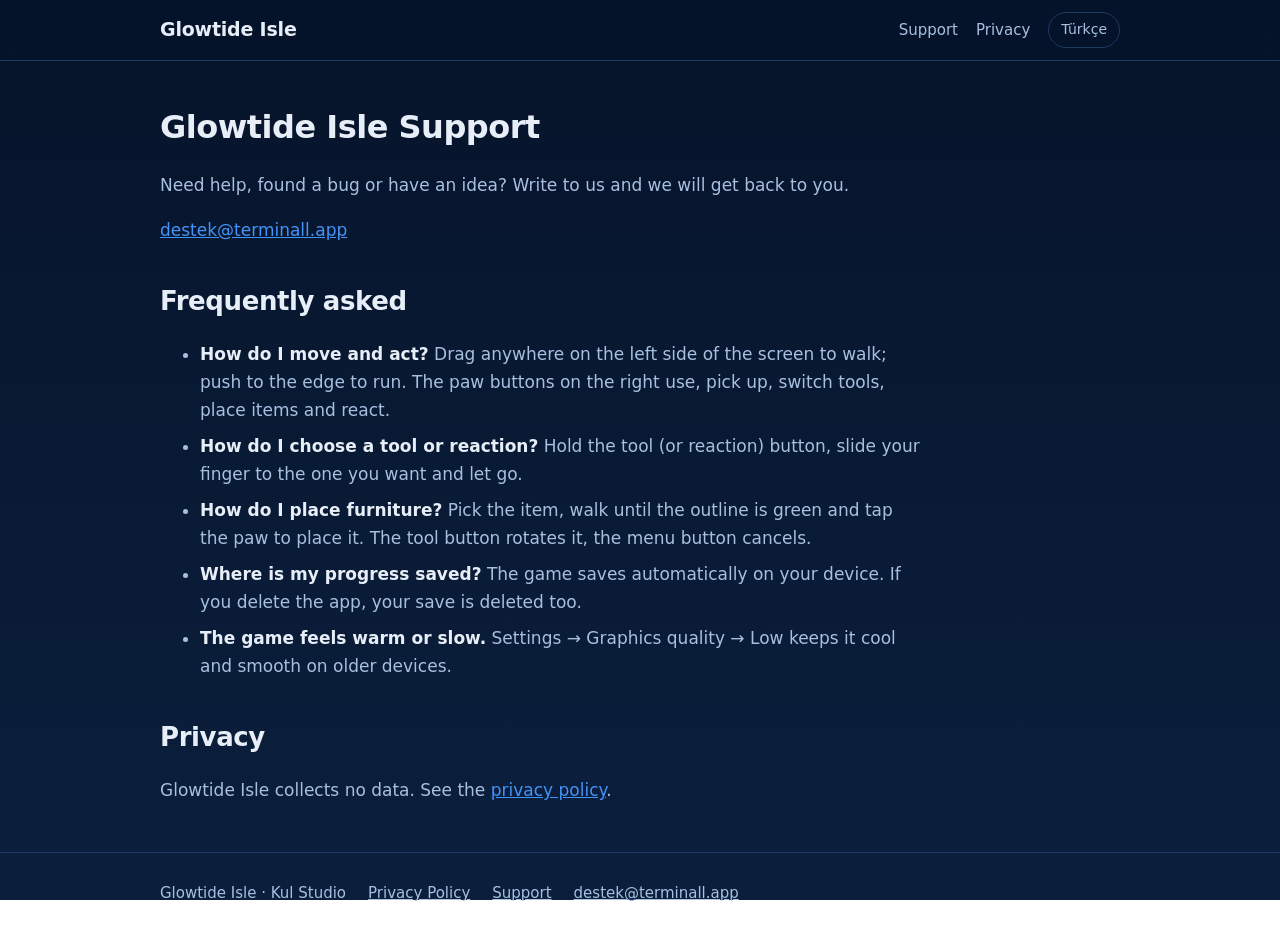
<file: public/glowtide/support/index.html>
<!DOCTYPE html>
<html lang="en">
<head>
<meta charset="utf-8">
<meta name="viewport" content="width=device-width, initial-scale=1">
<title>Glowtide Isle — Support / Destek</title>
<meta name="description" content="Glowtide Isle support: contact and frequently asked questions.">
<link rel="stylesheet" href="/style.css">
</head>
<body>

<header class="ust">
  <div class="sinir">
    <a class="marka" href="/glowtide/support">Glowtide Isle</a>
    <nav>
      <a href="/glowtide/support"><span data-dil="en">Support</span><span data-dil="tr">Destek</span></a>
      <a href="/glowtide/privacy"><span data-dil="en">Privacy</span><span data-dil="tr">Gizlilik</span></a>
      <button class="dil" id="dil-dugme" type="button">Türkçe</button>
    </nav>
  </div>
</header>

<main class="sinir">
  <article class="yazi">

    <div data-dil="en">
      <h1>Glowtide Isle Support</h1>
      <p>Need help, found a bug or have an idea? Write to us and we will get back to you.</p>
      <p><a href="mailto:destek@terminall.app?subject=Glowtide%20Isle">destek@terminall.app</a></p>

      <h2>Frequently asked</h2>
      <ul>
        <li><strong>How do I move and act?</strong> Drag anywhere on the left side of the screen to walk;
          push to the edge to run. The paw buttons on the right use, pick up, switch tools, place items and
          react.</li>
        <li><strong>How do I choose a tool or reaction?</strong> Hold the tool (or reaction) button, slide your
          finger to the one you want and let go.</li>
        <li><strong>How do I place furniture?</strong> Pick the item, walk until the outline is green and tap
          the paw to place it. The tool button rotates it, the menu button cancels.</li>
        <li><strong>Where is my progress saved?</strong> The game saves automatically on your device. If you
          delete the app, your save is deleted too.</li>
        <li><strong>The game feels warm or slow.</strong> Settings → Graphics quality → Low keeps it cool and
          smooth on older devices.</li>
      </ul>

      <h2>Privacy</h2>
      <p>Glowtide Isle collects no data. See the <a href="/glowtide/privacy">privacy policy</a>.</p>
    </div>

    <div data-dil="tr">
      <h1>Glowtide Isle Destek</h1>
      <p>Yardım mı lazım, bir hata mı buldun ya da bir fikrin mi var? Bize yaz, dönüş yapalım.</p>
      <p><a href="mailto:destek@terminall.app?subject=Glowtide%20Isle">destek@terminall.app</a></p>

      <h2>Sık sorulanlar</h2>
      <ul>
        <li><strong>Nasıl yürür ve iş yaparım?</strong> Yürümek için ekranın sol tarafında herhangi bir yere
          dokunup sürükle; sonuna kadar itersen koşarsın. Sağdaki pati düğmeleri kullan, yerden al, alet
          değiştir, eşya koy ve tepki ver içindir.</li>
        <li><strong>Alet ya da tepki nasıl seçilir?</strong> Alet (ya da tepki) düğmesini basılı tut,
          parmağını istediğine kaydır ve bırak.</li>
        <li><strong>Mobilya nasıl yerleştirilir?</strong> Eşyayı seç, çerçeve yeşil olana kadar yürü ve
          patiye dokunarak koy. Alet düğmesi döndürür, menü düğmesi vazgeçer.</li>
        <li><strong>İlerlemem nereye kaydediliyor?</strong> Oyun cihazına kendiliğinden kaydeder. Uygulamayı
          silersen kayıt da silinir.</li>
        <li><strong>Oyun ısınıyor ya da yavaş.</strong> Ayarlar → Grafik kalitesi → Düşük, eski cihazlarda
          serin ve akıcı tutar.</li>
      </ul>

      <h2>Gizlilik</h2>
      <p>Glowtide Isle veri toplamaz. Bkz. <a href="/glowtide/privacy">gizlilik politikası</a>.</p>
    </div>

  </article>
</main>

<footer>
  <div class="sinir">
    <span>Glowtide Isle · Kul Studio</span>
    <a href="/glowtide/privacy"><span data-dil="en">Privacy Policy</span><span data-dil="tr">Gizlilik Politikası</span></a>
    <a href="/glowtide/support"><span data-dil="en">Support</span><span data-dil="tr">Destek</span></a>
    <a href="mailto:destek@terminall.app">destek@terminall.app</a>
  </div>
</footer>

<script src="/lang.js"></script>
</body>
</html>
</file>
<file: style.css>
:root {
  --mavi: #0969da;
  --mavi-acik: #4493f8;
  --zemin: #06142a;
  --zemin-2: #0b1f3d;
  --kart: #0f2544;
  --cizgi: #1d3a63;
  --metin: #e8eef7;
  --soluk: #a8c0e0;
  --genislik: 1000px;
}

* { box-sizing: border-box; }

html { scroll-behavior: smooth; }

body {
  margin: 0;
  background: linear-gradient(180deg, var(--zemin) 0%, var(--zemin-2) 100%);
  background-attachment: fixed;
  color: var(--metin);
  font: 17px/1.65 system-ui, -apple-system, "Segoe UI", Ubuntu, sans-serif;
  -webkit-text-size-adjust: 100%;
}

a { color: var(--mavi-acik); }

.sinir {
  max-width: var(--genislik);
  margin: 0 auto;
  padding: 0 20px;
}

/* ---- üst çubuk ---- */
header.ust {
  position: sticky;
  top: 0;
  z-index: 10;
  background: rgba(6, 20, 42, 0.86);
  backdrop-filter: blur(12px);
  border-bottom: 1px solid var(--cizgi);
}

.ust .sinir {
  display: flex;
  align-items: center;
  gap: 16px;
  height: 60px;
}

.marka {
  font-weight: 700;
  font-size: 19px;
  color: var(--metin);
  text-decoration: none;
  letter-spacing: -0.2px;
}

.ust nav {
  margin-left: auto;
  display: flex;
  align-items: center;
  gap: 18px;
  font-size: 15px;
}

.ust nav a { color: var(--soluk); text-decoration: none; }
.ust nav a:hover { color: var(--metin); }

.dil {
  border: 1px solid var(--cizgi);
  background: transparent;
  color: var(--soluk);
  border-radius: 999px;
  padding: 5px 12px;
  font: inherit;
  font-size: 14px;
  cursor: pointer;
}
.dil:hover { color: var(--metin); border-color: var(--mavi); }

/* ---- kahraman ---- */
.kahraman {
  padding: 72px 0 40px;
  text-align: center;
}

.kahraman h1 {
  font-size: clamp(34px, 6vw, 52px);
  line-height: 1.1;
  margin: 0 0 16px;
  letter-spacing: -1px;
}

.kahraman p.buyuk {
  font-size: clamp(18px, 2.6vw, 21px);
  color: var(--soluk);
  max-width: 640px;
  margin: 0 auto 28px;
}

.rozet {
  display: inline-block;
  border: 1px solid var(--cizgi);
  border-radius: 999px;
  padding: 8px 18px;
  color: var(--soluk);
  font-size: 15px;
}

/* ---- ekran görüntüleri ---- */
.kareler {
  display: grid;
  grid-template-columns: repeat(auto-fit, minmax(190px, 1fr));
  gap: 18px;
  padding: 36px 0 10px;
}

.kareler img {
  width: 100%;
  border-radius: 14px;
  border: 1px solid var(--cizgi);
  display: block;
}

/* ---- bölümler ---- */
section { padding: 44px 0; }

h2 {
  font-size: 26px;
  margin: 0 0 8px;
  letter-spacing: -0.4px;
}

h2 + p.alt {
  color: var(--soluk);
  margin: 0 0 24px;
}

.izgara {
  display: grid;
  grid-template-columns: repeat(auto-fit, minmax(260px, 1fr));
  gap: 16px;
}

.kart {
  background: var(--kart);
  border: 1px solid var(--cizgi);
  border-radius: 14px;
  padding: 20px 22px;
}

.kart h3 {
  margin: 0 0 8px;
  font-size: 17px;
  color: var(--mavi-acik);
}

.kart p, .kart ul { margin: 0; color: var(--soluk); font-size: 15.5px; }
.kart ul { padding-left: 18px; }
.kart li { margin: 3px 0; }

/* ---- metin sayfaları ---- */
.yazi { max-width: 760px; }
.yazi h1 { font-size: 32px; margin: 40px 0 6px; letter-spacing: -0.5px; }
.yazi .tarih { color: var(--soluk); font-size: 15px; margin: 0 0 28px; }
.yazi h2 { margin-top: 36px; }
.yazi li { margin: 8px 0; }
.yazi strong { color: var(--metin); }
.yazi p, .yazi li { color: var(--soluk); }

hr {
  border: 0;
  border-top: 1px solid var(--cizgi);
  margin: 44px 0;
}

/* ---- alt ---- */
footer {
  border-top: 1px solid var(--cizgi);
  margin-top: 48px;
  padding: 28px 0 44px;
  color: var(--soluk);
  font-size: 15px;
}

footer .sinir { display: flex; flex-wrap: wrap; gap: 8px 22px; }
footer a { color: var(--soluk); }

/* ---- dil ---- */
[data-dil] { display: none; }
html[lang="en"] [data-dil="en"],
html[lang="tr"] [data-dil="tr"] { display: block; }
html[lang="en"] li[data-dil="en"],
html[lang="tr"] li[data-dil="tr"] { display: list-item; }
html[lang="en"] span[data-dil="en"],
html[lang="tr"] span[data-dil="tr"] { display: inline; }
</file>
